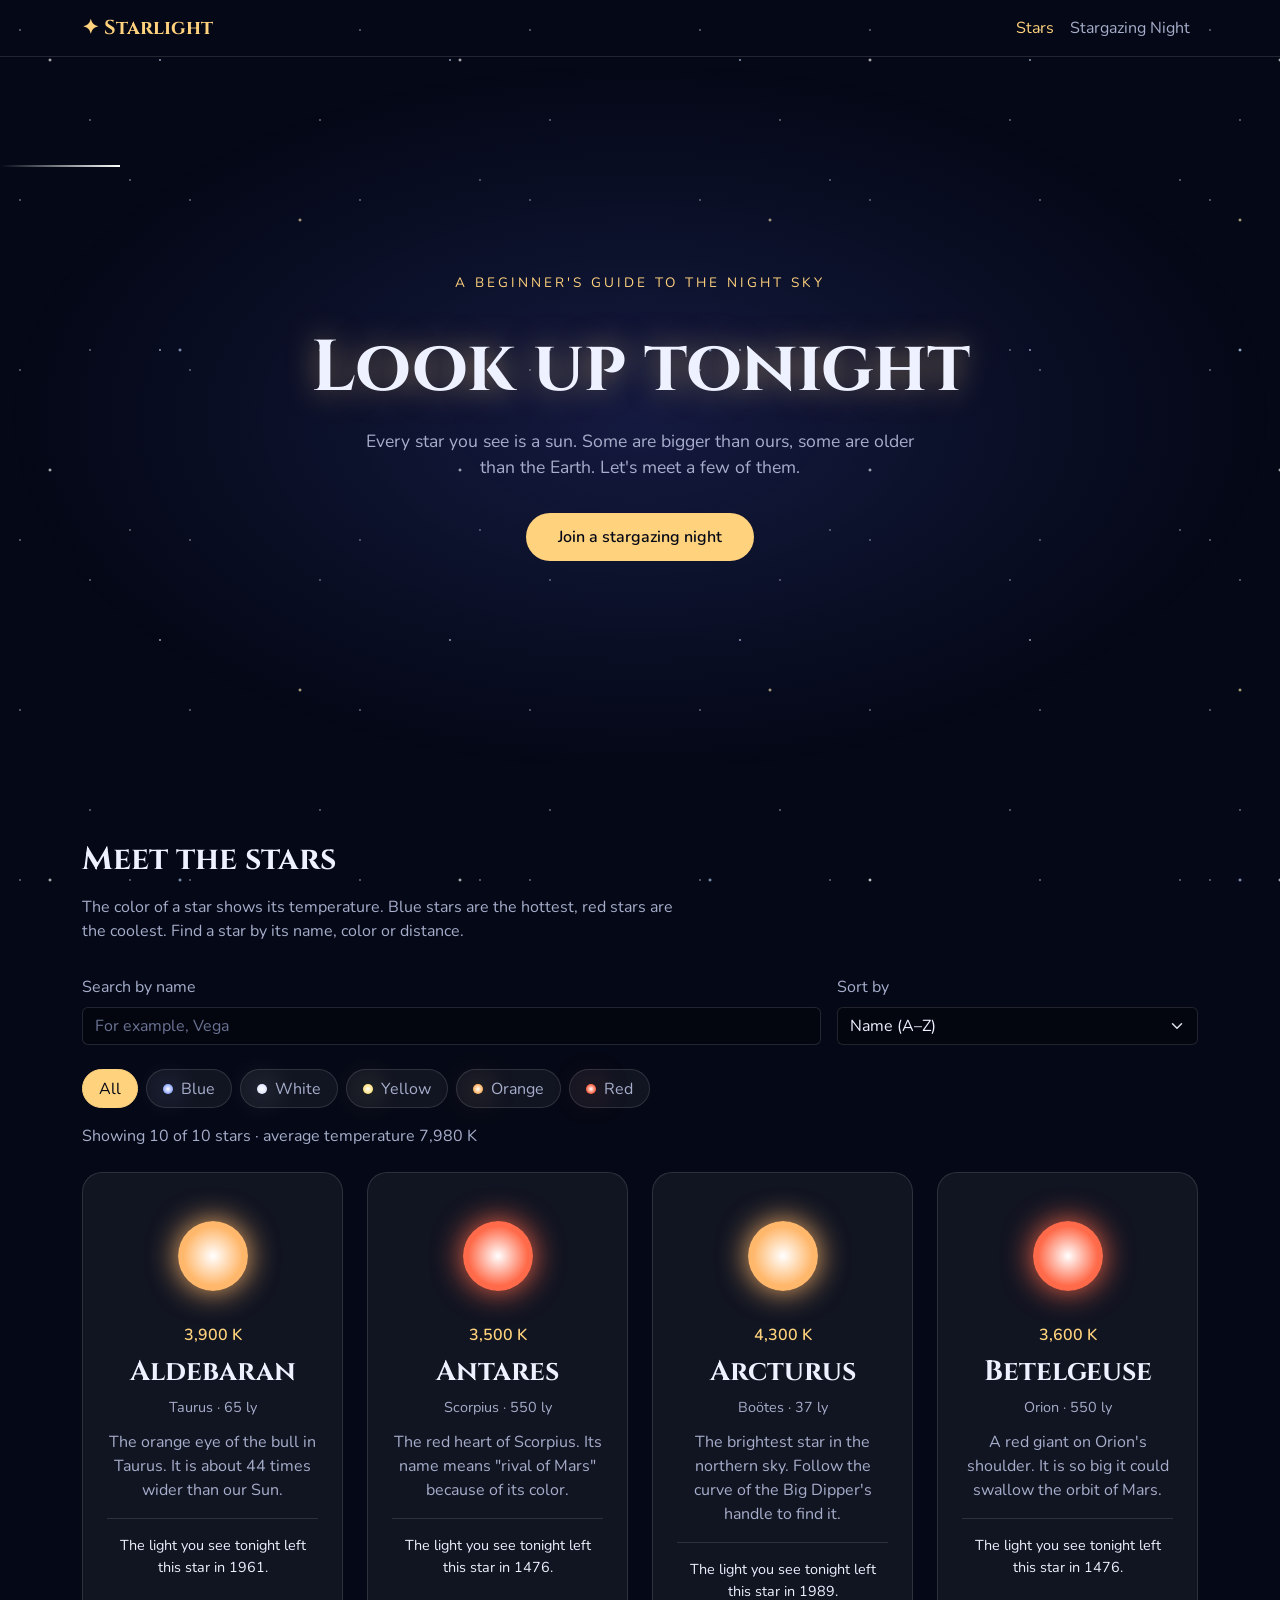
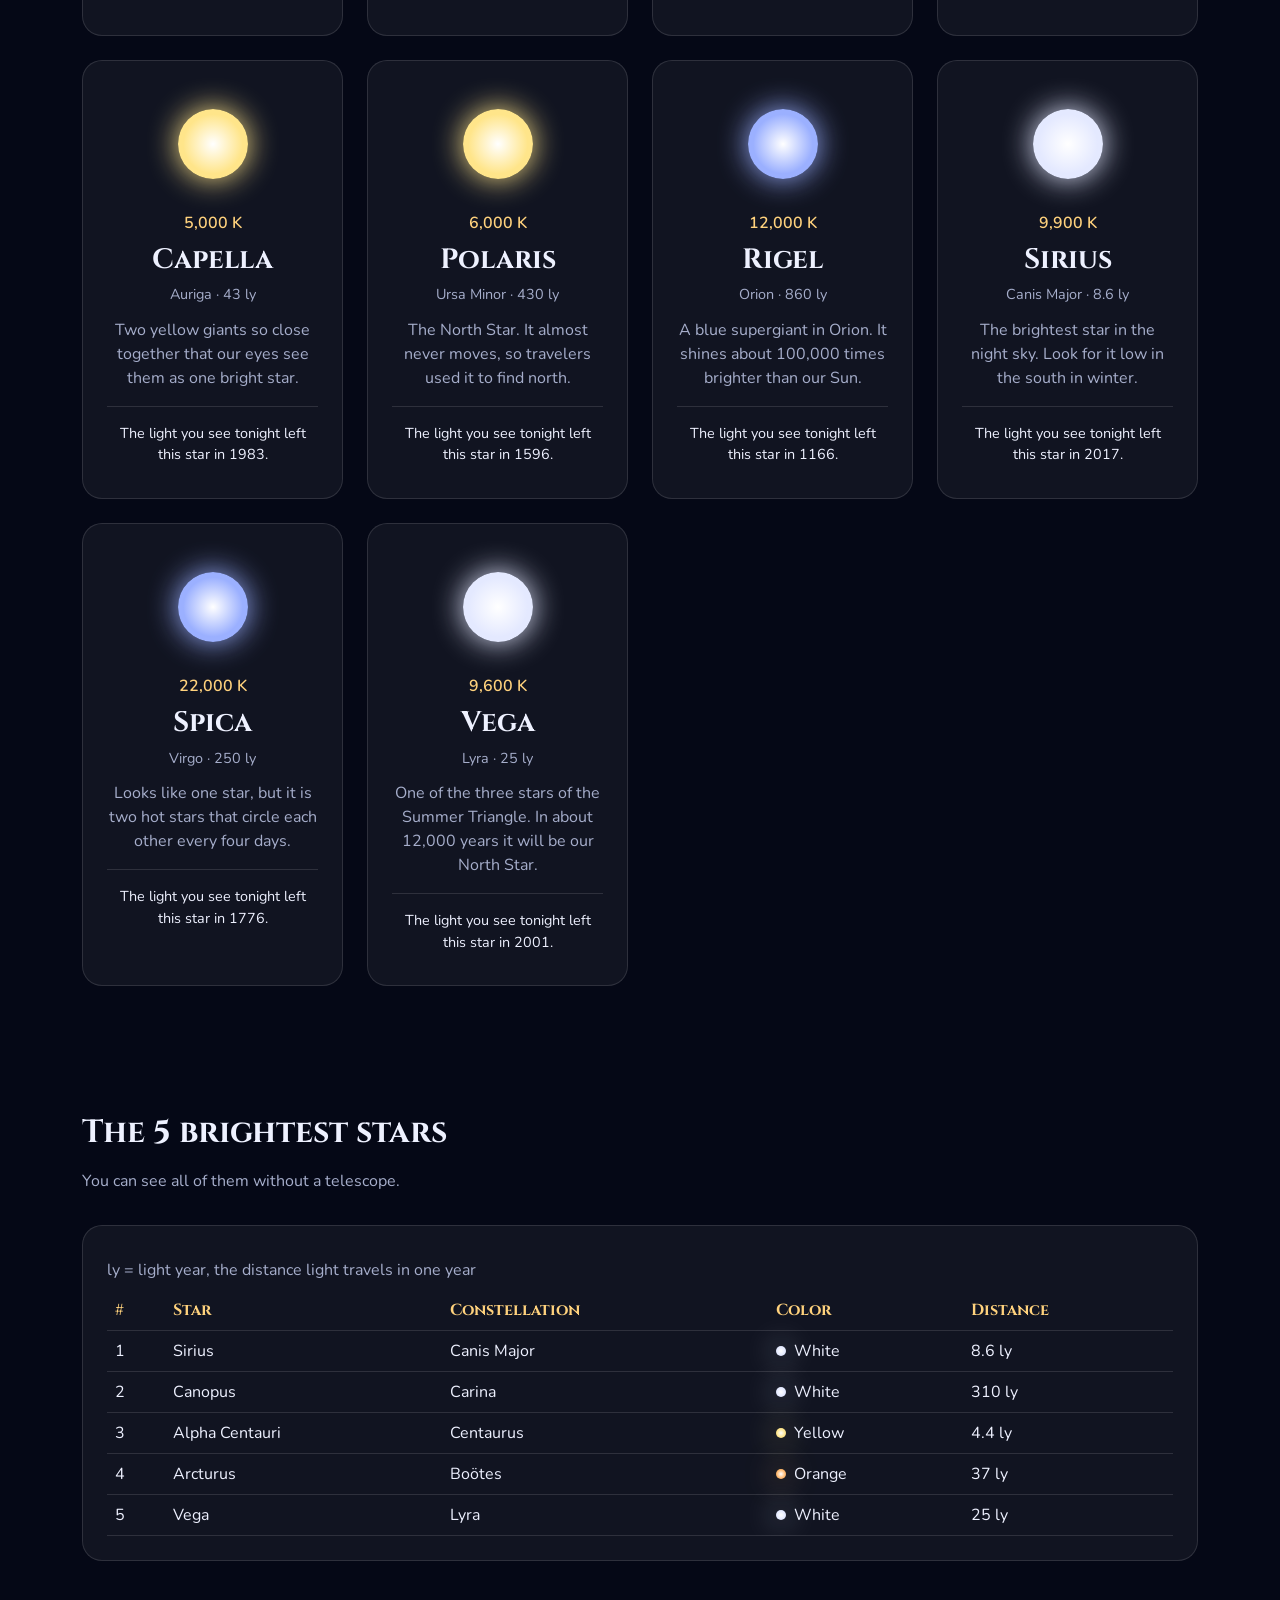
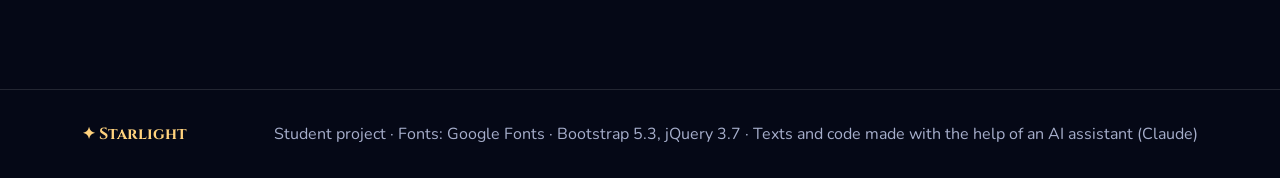
<file: index.html>
<!DOCTYPE html>
<html lang="en" data-bs-theme="dark">
<head>
  <meta charset="UTF-8">
  <meta name="viewport" content="width=device-width, initial-scale=1.0">
  <title>Starlight — A Guide to the Stars</title>

  <!-- Bootstrap and Google Fonts -->
  <link href="https://cdn.jsdelivr.net/npm/bootstrap@5.3.3/dist/css/bootstrap.min.css" rel="stylesheet">
  <link href="https://fonts.googleapis.com/css2?family=Cinzel:wght@500;700&family=Nunito:wght@400;600&display=swap" rel="stylesheet">

  <!-- Our styles (after Bootstrap, so they win) -->
  <link rel="stylesheet" href="css/style.css">
</head>
<body>

  <header>
    <nav class="navbar navbar-expand-md">
      <div class="container">
        <a class="navbar-brand logo" href="index.html">✦ Starlight</a>
        <button class="navbar-toggler" type="button" data-bs-toggle="collapse" data-bs-target="#menu"
                aria-controls="menu" aria-expanded="false" aria-label="Open menu">
          <span class="navbar-toggler-icon"></span>
        </button>
        <div class="collapse navbar-collapse" id="menu">
          <ul class="navbar-nav ms-auto">
            <li class="nav-item"><a class="nav-link active" aria-current="page" href="index.html">Stars</a></li>
            <li class="nav-item"><a class="nav-link" href="night.html">Stargazing Night</a></li>
          </ul>
        </div>
      </div>
    </nav>
  </header>

  <main>

    <!-- Hero -->
    <section class="hero">
      <span class="shooting-star"></span>
      <p class="tag">A beginner's guide to the night sky</p>
      <h1>Look up tonight</h1>
      <p class="intro">Every star you see is a sun. Some are bigger than ours, some are older than the Earth.
         Let's meet a few of them.</p>
      <a href="night.html" class="btn btn-star">Join a stargazing night</a>
    </section>

    <!-- Star cards: made by js/stars.js from an array -->
    <section class="container section">
      <h2>Meet the stars</h2>
      <p class="section-text">The color of a star shows its temperature. Blue stars are the hottest,
         red stars are the coolest. Find a star by its name, color or distance.</p>

      <div class="row g-3">
        <div class="col-md-8">
          <label for="search" class="form-label">Search by name</label>
          <input type="search" id="search" class="form-control" placeholder="For example, Vega"
                 autocomplete="off" aria-describedby="search-error">
          <div class="invalid-feedback" id="search-error"></div>
        </div>
        <div class="col-md-4">
          <label for="sort" class="form-label">Sort by</label>
          <select id="sort" class="form-select">
            <option value="name">Name (A–Z)</option>
            <option value="hot">Hottest first</option>
            <option value="near">Closest first</option>
          </select>
        </div>
      </div>

      <fieldset class="color-filter">
        <legend class="visually-hidden">Filter by color</legend>
        <button type="button" class="filter-btn active" data-color="all" aria-pressed="true">All</button>
        <button type="button" class="filter-btn" data-color="blue" aria-pressed="false"><span class="dot blue"></span>Blue</button>
        <button type="button" class="filter-btn" data-color="white" aria-pressed="false"><span class="dot white"></span>White</button>
        <button type="button" class="filter-btn" data-color="yellow" aria-pressed="false"><span class="dot yellow"></span>Yellow</button>
        <button type="button" class="filter-btn" data-color="orange" aria-pressed="false"><span class="dot orange"></span>Orange</button>
        <button type="button" class="filter-btn" data-color="red" aria-pressed="false"><span class="dot red"></span>Red</button>
      </fieldset>

      <p class="result-line" id="result-line" aria-live="polite"></p>

      <div class="row g-4" id="star-list"></div>

      <div class="empty" id="empty">
        <p>No stars found. Try another name or color.</p>
        <button type="button" class="btn btn-star" id="reset">Show all stars</button>
      </div>
    </section>

    <!-- Table -->
    <section class="container section">
      <h2>The 5 brightest stars</h2>
      <p class="section-text">You can see all of them without a telescope.</p>

      <div class="table-box">
        <div class="table-responsive">
          <table class="table table-hover stars-table caption-top">
            <caption>ly = light year, the distance light travels in one year</caption>
            <thead>
              <tr>
                <th scope="col">#</th>
                <th scope="col">Star</th>
                <th scope="col" class="d-none d-sm-table-cell">Constellation</th>
                <th scope="col">Color</th>
                <th scope="col">Distance</th>
              </tr>
            </thead>
            <tbody>
              <tr>
                <td>1</td>
                <td>Sirius</td>
                <td class="d-none d-sm-table-cell">Canis Major</td>
                <td class="text-nowrap"><span class="dot white"></span>White</td>
                <td>8.6 ly</td>
              </tr>
              <tr>
                <td>2</td>
                <td>Canopus</td>
                <td class="d-none d-sm-table-cell">Carina</td>
                <td class="text-nowrap"><span class="dot white"></span>White</td>
                <td>310 ly</td>
              </tr>
              <tr>
                <td>3</td>
                <td>Alpha Centauri</td>
                <td class="d-none d-sm-table-cell">Centaurus</td>
                <td class="text-nowrap"><span class="dot yellow"></span>Yellow</td>
                <td>4.4 ly</td>
              </tr>
              <tr>
                <td>4</td>
                <td>Arcturus</td>
                <td class="d-none d-sm-table-cell">Boötes</td>
                <td class="text-nowrap"><span class="dot orange"></span>Orange</td>
                <td>37 ly</td>
              </tr>
              <tr>
                <td>5</td>
                <td>Vega</td>
                <td class="d-none d-sm-table-cell">Lyra</td>
                <td class="text-nowrap"><span class="dot white"></span>White</td>
                <td>25 ly</td>
              </tr>
            </tbody>
          </table>
        </div>
      </div>
    </section>

  </main>

  <footer class="footer">
    <div class="container footer-inner">
      <p class="logo">✦ Starlight</p>
      <p>Student project · Fonts: Google Fonts · Bootstrap 5.3, jQuery 3.7 · Texts and code made with the help of an AI assistant (Claude)</p>
    </div>
  </footer>

  <button type="button" class="to-top" id="to-top" aria-label="Back to top">↑</button>

  <script src="https://cdn.jsdelivr.net/npm/bootstrap@5.3.3/dist/js/bootstrap.bundle.min.js"></script>
  <script src="https://code.jquery.com/jquery-3.7.1.min.js"></script>
  <script src="js/main.js"></script>
  <script src="js/stars.js"></script>
</body>
</html>
</file>
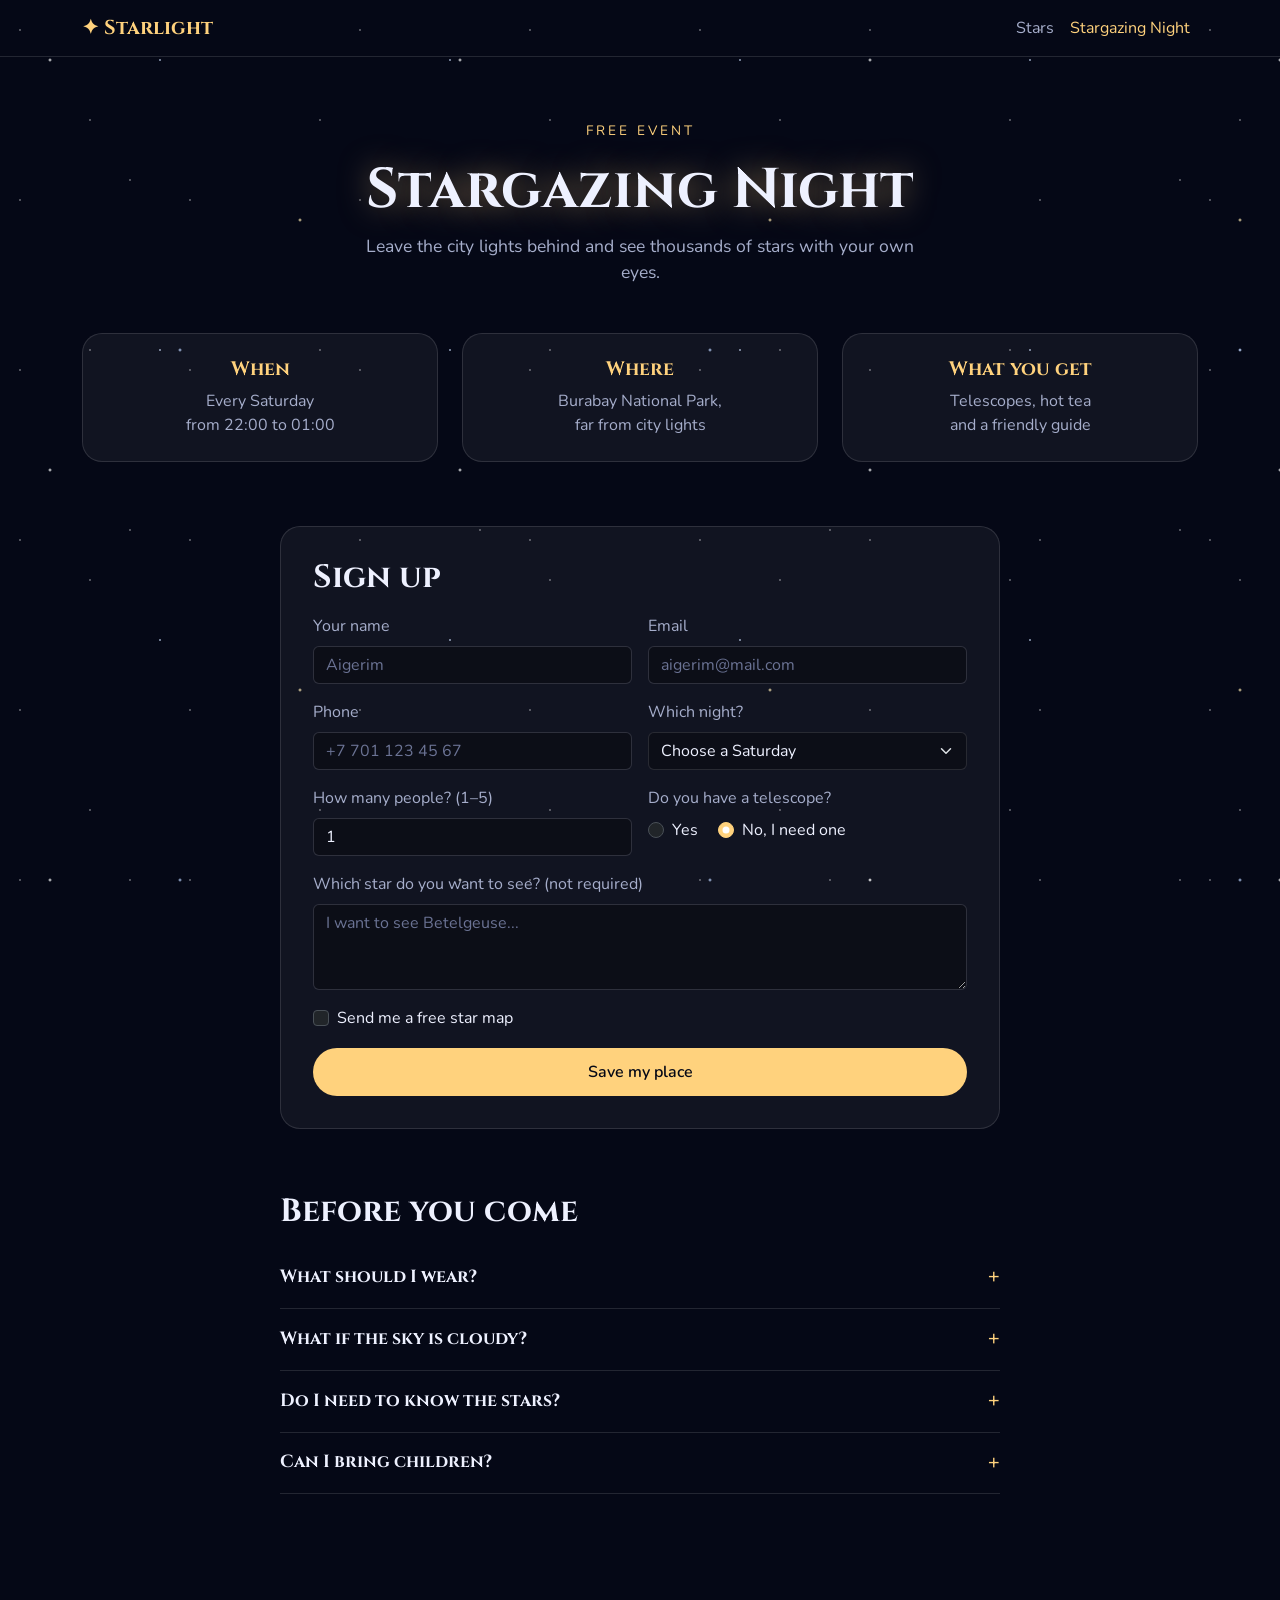
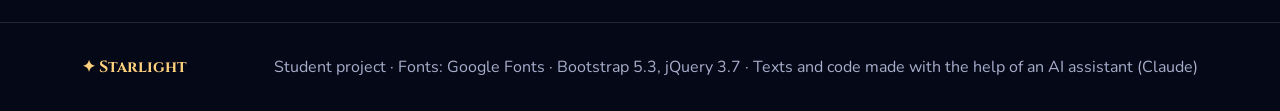
<file: night.html>
<!DOCTYPE html>
<html lang="en" data-bs-theme="dark">
<head>
  <meta charset="UTF-8">
  <meta name="viewport" content="width=device-width, initial-scale=1.0">
  <title>Stargazing Night — Starlight</title>

  <!-- Bootstrap and Google Fonts -->
  <link href="https://cdn.jsdelivr.net/npm/bootstrap@5.3.3/dist/css/bootstrap.min.css" rel="stylesheet">
  <link href="https://fonts.googleapis.com/css2?family=Cinzel:wght@500;700&family=Nunito:wght@400;600&display=swap" rel="stylesheet">

  <!-- Our styles (after Bootstrap, so they win) -->
  <link rel="stylesheet" href="css/style.css">
</head>
<body>

  <header>
    <nav class="navbar navbar-expand-md">
      <div class="container">
        <a class="navbar-brand logo" href="index.html">✦ Starlight</a>
        <button class="navbar-toggler" type="button" data-bs-toggle="collapse" data-bs-target="#menu"
                aria-controls="menu" aria-expanded="false" aria-label="Open menu">
          <span class="navbar-toggler-icon"></span>
        </button>
        <div class="collapse navbar-collapse" id="menu">
          <ul class="navbar-nav ms-auto">
            <li class="nav-item"><a class="nav-link" href="index.html">Stars</a></li>
            <li class="nav-item"><a class="nav-link active" aria-current="page" href="night.html">Stargazing Night</a></li>
          </ul>
        </div>
      </div>
    </nav>
  </header>

  <main>

    <section class="container page-head">
      <p class="tag">Free event</p>
      <h1>Stargazing Night</h1>
      <p class="intro">Leave the city lights behind and see thousands of stars with your own eyes.</p>
    </section>

    <!-- Event info: CSS Grid, 3 boxes in a row -->
    <section class="container">
      <div class="info-grid">
        <div class="info-box">
          <h2>When</h2>
          <p>Every Saturday<br>from 22:00 to 01:00</p>
        </div>
        <div class="info-box">
          <h2>Where</h2>
          <p>Burabay National Park,<br>far from city lights</p>
        </div>
        <div class="info-box">
          <h2>What you get</h2>
          <p>Telescopes, hot tea<br>and a friendly guide</p>
        </div>
      </div>
    </section>

    <!-- Sign up form: checked by js/night.js -->
    <section class="container section">
      <form class="form-box" id="signup-form" action="#" novalidate>
        <h2>Sign up</h2>

        <div class="row g-3">
          <div class="col-md-6">
            <label for="name" class="form-label">Your name</label>
            <input type="text" id="name" class="form-control" placeholder="Aigerim" required aria-describedby="name-error">
            <div class="invalid-feedback" id="name-error"></div>
          </div>
          <div class="col-md-6">
            <label for="email" class="form-label">Email</label>
            <input type="email" id="email" class="form-control" placeholder="aigerim@mail.com" required aria-describedby="email-error">
            <div class="invalid-feedback" id="email-error"></div>
          </div>

          <div class="col-md-6">
            <label for="phone" class="form-label">Phone</label>
            <input type="tel" id="phone" class="form-control" placeholder="+7 701 123 45 67" required aria-describedby="phone-error">
            <div class="invalid-feedback" id="phone-error"></div>
          </div>
          <div class="col-md-6">
            <label for="date" class="form-label">Which night?</label>
            <select id="date" class="form-select" required aria-describedby="date-error">
              <option value="">Choose a Saturday</option>
              <option>14 November</option>
              <option>21 November</option>
              <option>28 November</option>
              <option>5 December</option>
            </select>
            <div class="invalid-feedback" id="date-error"></div>
          </div>

          <div class="col-md-6">
            <label for="people" class="form-label">How many people? (1–5)</label>
            <input type="number" id="people" class="form-control" value="1" min="1" max="5" required aria-describedby="people-error">
            <div class="invalid-feedback" id="people-error"></div>
          </div>
          <fieldset class="col-md-6">
            <legend class="form-label">Do you have a telescope?</legend>
            <div class="form-check form-check-inline">
              <input type="radio" id="yes" name="telescope" class="form-check-input">
              <label for="yes" class="form-check-label">Yes</label>
            </div>
            <div class="form-check form-check-inline">
              <input type="radio" id="no" name="telescope" class="form-check-input" checked>
              <label for="no" class="form-check-label">No, I need one</label>
            </div>
          </fieldset>

          <div class="col-12">
            <label for="message" class="form-label">Which star do you want to see? (not required)</label>
            <textarea id="message" class="form-control" rows="3" placeholder="I want to see Betelgeuse..." aria-describedby="message-error"></textarea>
            <div class="invalid-feedback" id="message-error"></div>
          </div>

          <div class="col-12">
            <div class="form-check">
              <input type="checkbox" id="map" class="form-check-input">
              <label for="map" class="form-check-label">Send me a free star map</label>
            </div>
          </div>

          <div class="col-12">
            <button type="submit" class="btn btn-star w-100">Save my place</button>
          </div>
        </div>

        <div class="success-box" id="success" aria-live="polite">
          <h3>✦ Your place is saved</h3>
          <p id="success-text"></p>
        </div>
      </form>
    </section>

    <!-- Questions: jQuery accordion in js/night.js -->
    <section class="container section pt-0">
      <div class="faq">
        <h2>Before you come</h2>

        <div class="faq-item">
          <h3><button type="button" class="faq-question" aria-expanded="false">What should I wear?<span class="faq-icon">+</span></button></h3>
          <div class="faq-answer"><p>Warm clothes, a hat and gloves. Nights in Burabay are cold, even in summer,
             and you will stand still for a long time.</p></div>
        </div>

        <div class="faq-item">
          <h3><button type="button" class="faq-question" aria-expanded="false">What if the sky is cloudy?<span class="faq-icon">+</span></button></h3>
          <div class="faq-answer"><p>Clouds hide the stars, so we move the night to the next Saturday
             and send you an email the day before.</p></div>
        </div>

        <div class="faq-item">
          <h3><button type="button" class="faq-question" aria-expanded="false">Do I need to know the stars?<span class="faq-icon">+</span></button></h3>
          <div class="faq-answer"><p>No. The guide shows you the brightest stars and constellations,
             and you can look at them through our telescopes.</p></div>
        </div>

        <div class="faq-item">
          <h3><button type="button" class="faq-question" aria-expanded="false">Can I bring children?<span class="faq-icon">+</span></button></h3>
          <div class="faq-answer"><p>Yes, children are welcome with an adult. Count every child as one person in the form.</p></div>
        </div>
      </div>
    </section>

  </main>

  <footer class="footer">
    <div class="container footer-inner">
      <p class="logo">✦ Starlight</p>
      <p>Student project · Fonts: Google Fonts · Bootstrap 5.3, jQuery 3.7 · Texts and code made with the help of an AI assistant (Claude)</p>
    </div>
  </footer>

  <button type="button" class="to-top" id="to-top" aria-label="Back to top">↑</button>

  <script src="https://cdn.jsdelivr.net/npm/bootstrap@5.3.3/dist/js/bootstrap.bundle.min.js"></script>
  <script src="https://code.jquery.com/jquery-3.7.1.min.js"></script>
  <script src="js/main.js"></script>
  <script src="js/night.js"></script>
</body>
</html>
</file>
<file: css/style.css>
/* ---------- 1. Colors and fonts ---------- */
:root {
  --night: #050816;                    /* page background */
  --card: rgba(255, 255, 255, 0.05);   /* see-through cards */
  --border: rgba(255, 255, 255, 0.12);
  --text: #eef1ff;
  --muted: #a6aecb;
  --gold: #ffd27d;                     /* accent: warm starlight */

  --error: #ff6b4a;                    /* the red star color, for errors */

  --font-title: 'Cinzel', serif;
  --font-text: 'Nunito', sans-serif;

  scroll-behavior: auto;               /* jQuery makes the smooth scroll */
}

/* visible focus for the Tab key */
:focus-visible {
  outline: 2px solid var(--gold);
  outline-offset: 3px;
}


/* ---------- 2. Starry background ---------- */
/* small stars: each dot is one tiny gradient, repeated over the whole page.
   Every layer repeats at a different size, so the stars do not line up in a grid. */
body {
  font-family: var(--font-text);
  color: var(--text);
  background-color: var(--night);
  background-image:
    radial-gradient(1px 1px at 20px 30px, white, transparent),
    radial-gradient(1px 1px at 90px 120px, white, transparent),
    radial-gradient(1.5px 1.5px at 160px 60px, #cfe0ff, transparent),
    radial-gradient(1px 1px at 130px 180px, white, transparent);
  background-size: 170px 170px, 230px 230px, 290px 290px, 350px 350px;
  background-attachment: fixed;
}

/* big stars: a second layer behind the page that twinkles */
body::before {
  content: "";
  position: fixed;
  inset: 0;
  z-index: -1;
  background-image:
    radial-gradient(2px 2px at 50px 60px, white, transparent),
    radial-gradient(2px 2px at 300px 220px, #ffe9b0, transparent),
    radial-gradient(2px 2px at 180px 350px, #bcd4ff, transparent);
  background-size: 410px 410px, 470px 470px, 530px 530px;
  animation: twinkle 3s ease-in-out infinite alternate;
}

@keyframes twinkle {
  from { opacity: 0.3; }
  to   { opacity: 1; }
}


/* ---------- 3. Text ---------- */
h1, h2, h3, .logo {
  font-family: var(--font-title);
  font-weight: 700;
}

h2 {
  font-size: 2rem;
  margin-bottom: 1rem;
}

.tag {
  color: var(--gold);
  text-transform: uppercase;
  letter-spacing: 3px;
  font-size: 0.85rem;
}

.intro {
  color: var(--muted);
  font-size: 1.1rem;
  max-width: 560px;
  margin: 0 auto;
}

.section {
  padding-top: 4rem;
  padding-bottom: 4rem;
}

.section-text {
  color: var(--muted);
  max-width: 600px;
  margin-bottom: 2rem;
}


/* ---------- 4. Navigation (Bootstrap navbar) ---------- */
.navbar {
  border-bottom: 1px solid var(--border);
}

.logo,
.logo:hover {
  color: var(--gold);
}

.navbar .nav-link {
  color: var(--muted);
}

.navbar .nav-link:hover,
.navbar .nav-link.active {
  color: var(--gold);
}


/* ---------- 5. Button ---------- */
.btn-star {
  background: var(--gold);
  color: var(--night);
  font-weight: 600;
  border: none;
  border-radius: 50px;
  padding: 0.75rem 2rem;
  transition: box-shadow 0.3s;
}

/* on hover the button glows like a star */
.btn-star:hover {
  background: var(--gold);
  color: var(--night);
  box-shadow: 0 0 25px var(--gold);
}


/* ---------- 6. Hero (Flexbox) ---------- */
.hero {
  position: relative;
  overflow: hidden;            /* the shooting star stays inside */
  min-height: 80vh;
  display: flex;
  flex-direction: column;
  justify-content: center;
  align-items: center;
  text-align: center;
  padding: 3rem 1rem;
  background: radial-gradient(ellipse at center, rgba(90, 110, 255, 0.18), transparent 70%);
}

.hero h1 {
  font-size: 4.5rem;
  margin: 1rem 0;
  text-shadow: 0 0 30px rgba(255, 210, 125, 0.5);
}

.hero .btn-star {
  margin-top: 2rem;
}

/* shooting star: a thin line that flies across, then waits */
.shooting-star {
  position: absolute;
  top: 15%;
  left: 0;
  width: 120px;
  height: 2px;
  background: linear-gradient(90deg, transparent, white);
  animation: shoot 6s ease-in infinite;
}

@keyframes shoot {
  0%   { transform: rotate(20deg) translateX(-200px); opacity: 1; }
  20%  { transform: rotate(20deg) translateX(1500px); opacity: 0; }
  100% { transform: rotate(20deg) translateX(1500px); opacity: 0; }
}


/* ---------- 7. Star cards ---------- */
.star-card {
  height: 100%;
  text-align: center;
  background: var(--card);
  border: 1px solid var(--border);
  border-radius: 20px;
  padding: 2rem 1.5rem;
  transition: transform 0.3s, border-color 0.3s;
}

.star-card:hover {
  transform: translateY(-8px);
  border-color: var(--gold);
}

.star-ball {
  width: 70px;
  height: 70px;
  border-radius: 50%;
  margin: 1rem auto 2rem;
  transition: transform 0.3s;
}

.star-card:hover .star-ball {
  transform: scale(1.25);
}

.temp {
  display: block;
  color: var(--gold);
  font-weight: 600;
  margin-bottom: 0.5rem;
}

.star-card p {
  color: var(--muted);
  margin: 0;
}

/* star colors: used by the big balls and the small dots in the table */
.blue   { background: radial-gradient(circle, white, #9bb0ff 60%); box-shadow: 0 0 30px #9bb0ff; }
.white  { background: radial-gradient(circle, white, #e4e9ff 60%); box-shadow: 0 0 30px #e4e9ff; }
.yellow { background: radial-gradient(circle, white, #ffe58a 60%); box-shadow: 0 0 30px #ffe58a; }
.orange { background: radial-gradient(circle, white, #ffb76b 60%); box-shadow: 0 0 30px #ffb76b; }
.red    { background: radial-gradient(circle, white, #ff6b4a 60%); box-shadow: 0 0 30px #ff6b4a; }


/* ---------- 8. Table (Bootstrap table) ---------- */
.table-box {
  background: var(--card);
  border: 1px solid var(--border);
  border-radius: 20px;
  padding: 1.5rem;
}

/* Bootstrap tables take their colors from these variables */
.stars-table {
  --bs-table-bg: transparent;
  --bs-table-color: var(--text);
  --bs-table-border-color: var(--border);
  --bs-table-hover-bg: rgba(255, 210, 125, 0.08);
  --bs-table-hover-color: var(--text);
  margin: 0;
}

.stars-table th {
  font-family: var(--font-title);
  color: var(--gold);
}

.stars-table caption {
  color: var(--muted);
}

.dot {
  display: inline-block;
  width: 10px;
  height: 10px;
  border-radius: 50%;
  margin-right: 0.5rem;
}


/* ---------- 9. Page 2: title and info boxes (Grid) ---------- */
.page-head {
  text-align: center;
  padding-top: 4rem;
  padding-bottom: 3rem;
}

.page-head h1 {
  font-size: 3.5rem;
  text-shadow: 0 0 30px rgba(255, 210, 125, 0.5);
}

.info-grid {
  display: grid;
  grid-template-columns: repeat(3, 1fr);
  gap: 1.5rem;
}

.info-box {
  text-align: center;
  background: var(--card);
  border: 1px solid var(--border);
  border-radius: 20px;
  padding: 1.5rem;
}

.info-box h2 {
  font-size: 1.2rem;
  color: var(--gold);
  margin-bottom: 0.5rem;
}

.info-box p {
  color: var(--muted);
  margin: 0;
}


/* ---------- 10. Form (Bootstrap form) ---------- */
.form-box {
  max-width: 720px;
  margin: 0 auto;
  background: var(--card);
  border: 1px solid var(--border);
  border-radius: 20px;
  padding: 2rem;
}

.form-label {
  color: var(--muted);
}

.form-control,
.form-select {
  background-color: rgba(0, 0, 0, 0.3);
  border-color: var(--border);
  color: var(--text);
}

.form-control::placeholder {
  color: #6b7394;
}

.form-control:focus,
.form-select:focus {
  background-color: rgba(0, 0, 0, 0.3);
  color: var(--text);
  border-color: var(--gold);
  box-shadow: 0 0 0 0.2rem rgba(255, 210, 125, 0.25);
}

.form-control:focus-visible,
.form-select:focus-visible {
  outline: none;                 /* they already have a gold border and glow */
}

.form-check-input:checked {
  background-color: var(--gold);
  border-color: var(--gold);
}

.form-check-input:focus {
  border-color: var(--gold);
  box-shadow: 0 0 0 0.2rem rgba(255, 210, 125, 0.25);
}

fieldset legend.form-label {
  font-size: 1rem;
}

/* error state */
.form-control.is-invalid,
.form-select.is-invalid {
  border-color: var(--error);
}

.form-control.is-invalid {
  background-image: none;        /* no Bootstrap icon, the text under the field is enough */
}

.form-control.is-invalid:focus,
.form-select.is-invalid:focus {
  border-color: var(--error);
  box-shadow: 0 0 0 0.2rem rgba(255, 107, 74, 0.25);
}

.invalid-feedback {
  color: var(--error);
}

/* success state */
.success-box {
  display: none;
  margin-top: 1.5rem;
  padding: 1.25rem;
  border: 1px solid var(--gold);
  border-radius: 16px;
  background: rgba(255, 210, 125, 0.08);
}

.success-box h3 {
  color: var(--gold);
  font-size: 1.2rem;
}

.success-box p {
  margin: 0;
}


/* ---------- 10b. Search, filter and sort (Stars page) ---------- */
.color-filter {
  display: flex;
  flex-wrap: wrap;
  gap: 0.5rem;
  margin: 1.5rem 0 1rem;
}

.filter-btn {
  background: var(--card);
  color: var(--muted);
  border: 1px solid var(--border);
  border-radius: 50px;
  padding: 0.4rem 1rem;
  transition: color 0.3s, border-color 0.3s, box-shadow 0.3s;
}

.filter-btn:hover {
  color: var(--text);
  border-color: var(--gold);
  box-shadow: 0 0 12px rgba(255, 210, 125, 0.3);
}

.filter-btn.active {
  background: var(--gold);
  color: var(--night);
  border-color: var(--gold);
}

.result-line {
  color: var(--muted);
  margin-bottom: 1.5rem;
}

.star-card .place {
  font-size: 0.9rem;
  margin-bottom: 0.75rem;
}

.star-card .light-year {
  margin-top: 1rem;
  padding-top: 1rem;
  border-top: 1px solid var(--border);
  color: var(--text);
  font-size: 0.9rem;
}

/* empty result */
.empty {
  display: none;
  text-align: center;
  padding: 3rem 1rem;
  border: 1px dashed var(--border);
  border-radius: 20px;
  color: var(--muted);
}


/* ---------- 10c. Questions accordion (Night page) ---------- */
.faq {
  max-width: 720px;
  margin: 0 auto;
}

.faq-item {
  border-bottom: 1px solid var(--border);
}

.faq-item h3 {
  margin: 0;
}

.faq-question {
  width: 100%;
  display: flex;
  justify-content: space-between;
  align-items: center;
  gap: 1rem;
  background: none;
  border: none;
  color: var(--text);
  font-family: var(--font-title);
  font-weight: 700;
  font-size: 1.1rem;
  text-align: left;
  padding: 1rem 0;
  transition: color 0.3s;
}

.faq-question:hover {
  color: var(--gold);
}

.faq-icon {
  color: var(--gold);
  font-size: 1.5rem;
  transition: transform 0.3s;
}

.faq-question[aria-expanded="true"] .faq-icon {
  transform: rotate(45deg);       /* + turns into × */
}

.faq-answer {
  display: none;
  color: var(--muted);
  padding-bottom: 1rem;
}

.faq-answer p {
  margin: 0;
}


/* ---------- 10d. Back to top button ---------- */
.to-top {
  display: none;
  position: fixed;
  right: 1.25rem;
  bottom: 1.25rem;
  z-index: 10;
  width: 48px;
  height: 48px;
  border: none;
  border-radius: 50%;
  background: var(--gold);
  color: var(--night);
  font-size: 1.4rem;
  font-weight: 700;
  transition: box-shadow 0.3s;
}

.to-top:hover {
  box-shadow: 0 0 25px var(--gold);
}


/* ---------- 11. Footer (Flexbox) ---------- */
.footer {
  border-top: 1px solid var(--border);
  margin-top: 4rem;
  padding: 2rem 0;
  color: var(--muted);
}

.footer-inner {
  display: flex;
  flex-wrap: wrap;
  justify-content: space-between;
  gap: 1rem;
}

.footer p {
  margin: 0;
}


/* ---------- 12. Media queries ---------- */

/* tablets (less than 992px) */
@media (max-width: 991px) {
  .hero h1      { font-size: 3.5rem; }
  .page-head h1 { font-size: 3rem; }
}

/* phones (less than 576px) */
@media (max-width: 575px) {
  .hero h1      { font-size: 2.4rem; }
  .page-head h1 { font-size: 2.2rem; }
  h2            { font-size: 1.6rem; }

  .info-grid {
    grid-template-columns: 1fr;   /* boxes go one under another */
  }

  .table-box,
  .form-box {
    padding: 1.25rem;
  }

  .footer-inner {
    flex-direction: column;
    text-align: center;
  }
}
</file>
